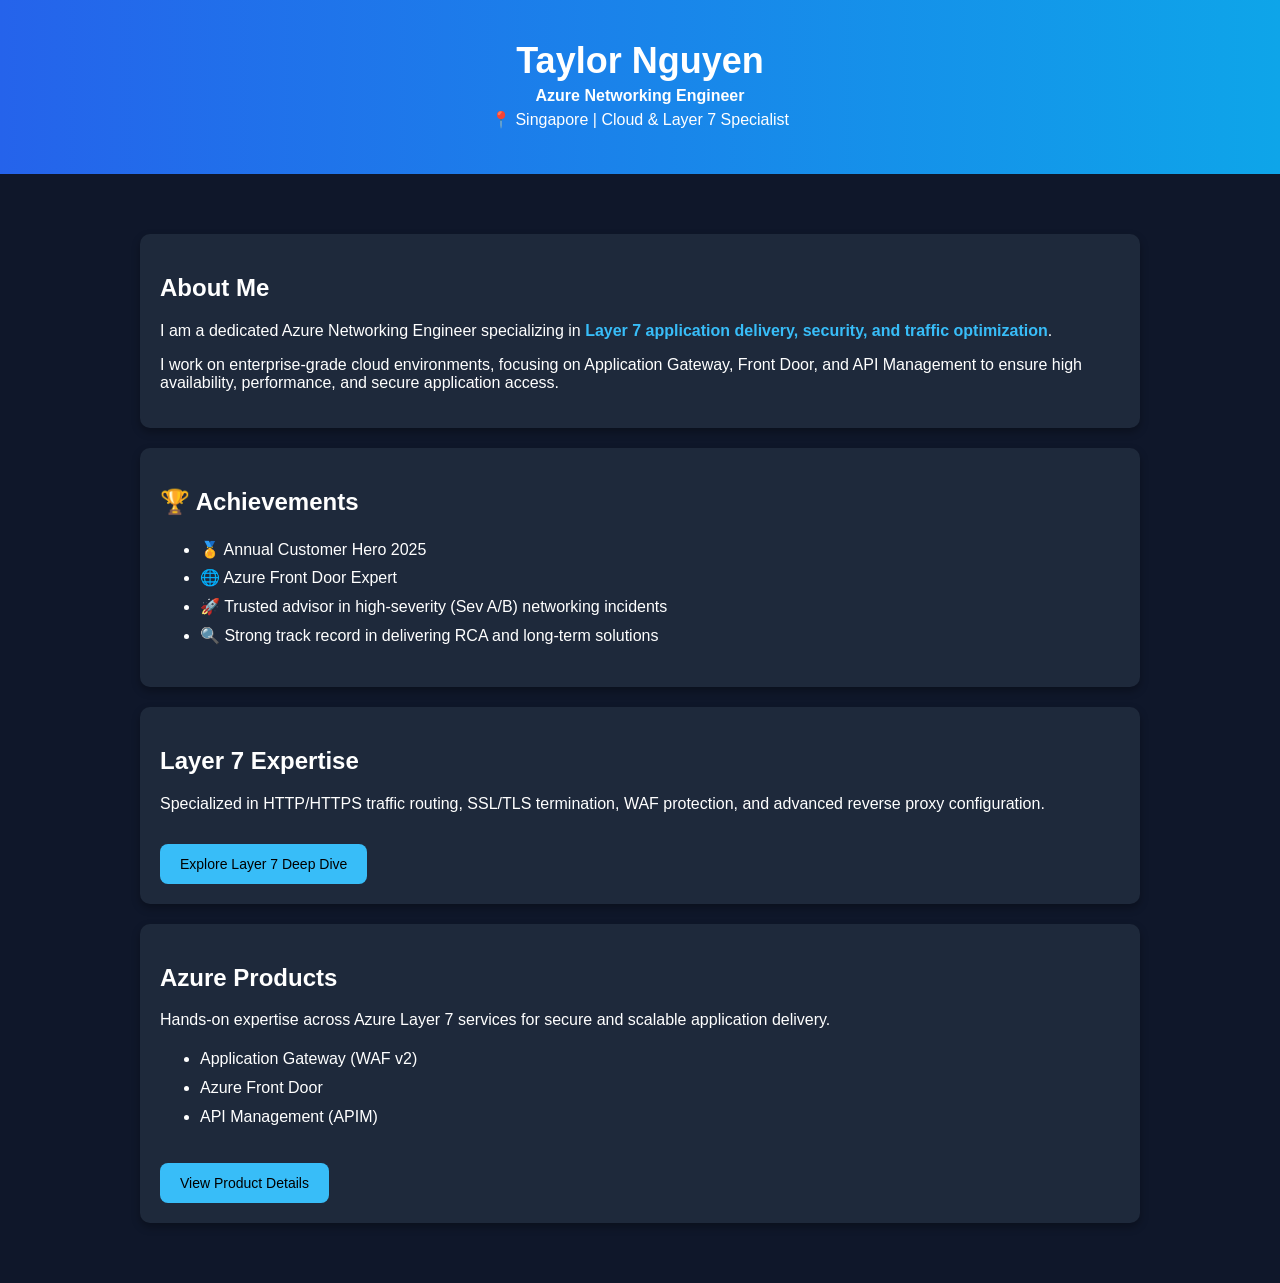
<file: path1/index.html>
<!DOCTYPE html>
<html lang="en">
<head>
<meta charset="UTF-8">
<meta name="viewport" content="width=device-width, initial-scale=1.0">
<title>Taylor Nguyen | Azure Networking Engineer</title>

<style>
    body {
        font-family: Arial;
        margin: 0;
        background: #0f172a;
        color: white;
    }

    header {
        background: linear-gradient(90deg, #2563eb, #0ea5e9);
        padding: 40px;
        text-align: center;
    }

    header h1 {
        margin: 0;
        font-size: 36px;
    }

    header p {
        margin: 5px 0;
    }

    section {
        padding: 40px;
        max-width: 1000px;
        margin: auto;
    }

    .card {
        background: #1e293b;
        padding: 20px;
        margin: 20px 0;
        border-radius: 10px;
        box-shadow: 0 4px 8px rgba(0,0,0,0.3);
    }

    button {
        background: #38bdf8;
        border: none;
        padding: 12px 20px;
        margin-top: 15px;
        color: black;
        font-size: 14px;
        border-radius: 8px;
        cursor: pointer;
        transition: 0.3s;
    }

    button:hover {
        background: #0ea5e9;
        color: white;
    }

    .highlight {
        color: #38bdf8;
        font-weight: bold;
    }

    ul {
        line-height: 1.8;
    }
</style>
</head>

<body>

<header>
    <h1>Taylor Nguyen</h1>
    <p><strong>Azure Networking Engineer</strong></p>
    <p>📍 Singapore | Cloud & Layer 7 Specialist</p>
</header>

<section>

    <div class="card">
        <h2>About Me</h2>
        <p>
            I am a dedicated Azure Networking Engineer specializing in 
            <span class="highlight">Layer 7 application delivery, security, and traffic optimization</span>.
        </p>

        <p>
            I work on enterprise-grade cloud environments, focusing on Application Gateway,
            Front Door, and API Management to ensure high availability, performance,
            and secure application access.
        </p>
    </div>

    <div class="card">
        <h2>🏆 Achievements</h2>
        <ul>
            <li>🏅 Annual Customer Hero 2025</li>
            <li>🌐 Azure Front Door Expert</li>
            <li>🚀 Trusted advisor in high-severity (Sev A/B) networking incidents</li>
            <li>🔍 Strong track record in delivering RCA and long-term solutions</li>
        </ul>
    </div>

    <div class="card">
        <h2>Layer 7 Expertise</h2>
        <p>
            Specialized in HTTP/HTTPS traffic routing, SSL/TLS termination,
            WAF protection, and advanced reverse proxy configuration.
        </p>

        <button onclick="goToLayer7()">Explore Layer 7 Deep Dive</button>
    </div>

    <div class="card">
        <h2>Azure Products</h2>
        <p>
            Hands-on expertise across Azure Layer 7 services for secure
            and scalable application delivery.
        </p>

        <ul>
            <li>Application Gateway (WAF v2)</li>
            <li>Azure Front Door</li>
            <li>API Management (APIM)</li>
        </ul>

        <button onclick="goToLayer7()">View Product Details</button>
    </div>

</section>

<script>
function goToLayer7() {
    window.location.href = "layer7.html";
}
</script>

</body>
</html>
</file>
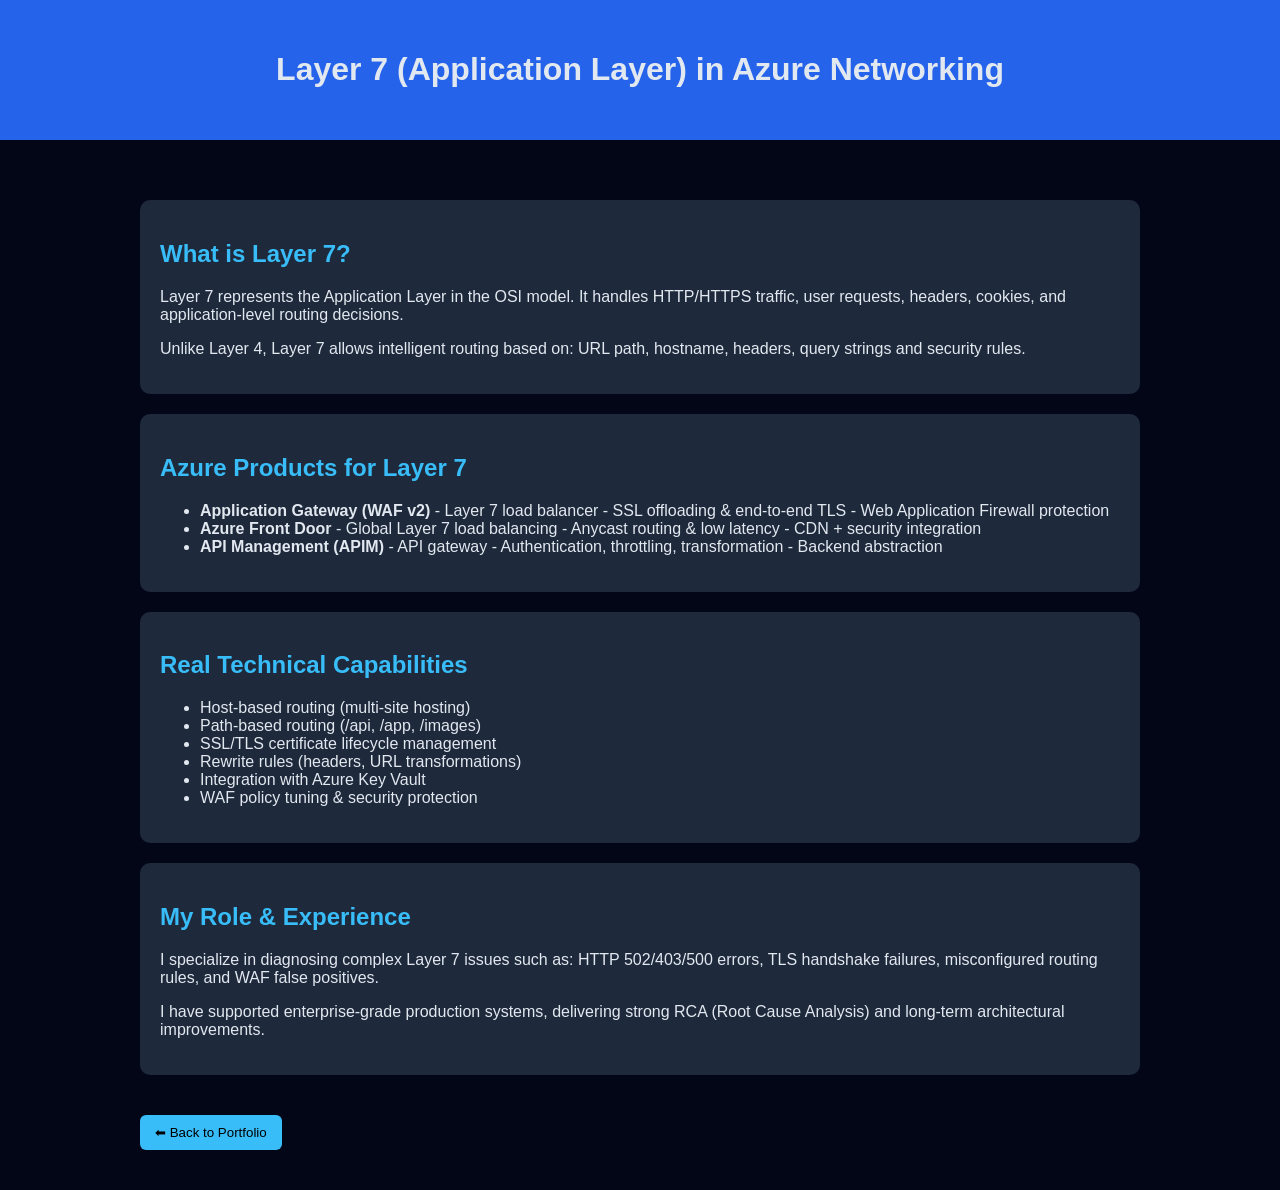
<file: path1/layer7.html>
<!DOCTYPE html>
<html lang="en">
<head>
<meta charset="UTF-8">
<meta name="viewport" content="width=device-width, initial-scale=1.0">
<title>Layer 7 Deep Dive</title>

<style>
    body {
        font-family: Arial;
        background: #020617;
        color: #e2e8f0;
        margin: 0;
    }

    header {
        background: #2563eb;
        padding: 30px;
        text-align: center;
    }

    section {
        padding: 40px;
        max-width: 1000px;
        margin: auto;
    }

    .card {
        background: #1e293b;
        padding: 20px;
        margin: 20px 0;
        border-radius: 10px;
    }

    h2 {
        color: #38bdf8;
    }

    button {
        background: #38bdf8;
        border: none;
        padding: 10px 15px;
        border-radius: 6px;
        cursor: pointer;
        margin-top: 20px;
    }
</style>
</head>

<body>

<header>
    <h1>Layer 7 (Application Layer) in Azure Networking</h1>
</header>

<section>

<div class="card">
    <h2>What is Layer 7?</h2>
    <p>
        Layer 7 represents the Application Layer in the OSI model.
        It handles HTTP/HTTPS traffic, user requests, headers, cookies,
        and application-level routing decisions.
    </p>

    <p>
        Unlike Layer 4, Layer 7 allows intelligent routing based on:
        URL path, hostname, headers, query strings and security rules.
    </p>
</div>

<div class="card">
    <h2>Azure Products for Layer 7</h2>

    <ul>
        <li><strong>Application Gateway (WAF v2)</strong>  
            - Layer 7 load balancer  
            - SSL offloading & end-to-end TLS  
            - Web Application Firewall protection
        </li>

        <li><strong>Azure Front Door</strong>  
            - Global Layer 7 load balancing  
            - Anycast routing & low latency  
            - CDN + security integration
        </li>

        <li><strong>API Management (APIM)</strong>  
            - API gateway  
            - Authentication, throttling, transformation  
            - Backend abstraction
        </li>
    </ul>
</div>

<div class="card">
    <h2>Real Technical Capabilities</h2>
    <ul>
        <li>Host-based routing (multi-site hosting)</li>
        <li>Path-based routing (/api, /app, /images)</li>
        <li>SSL/TLS certificate lifecycle management</li>
        <li>Rewrite rules (headers, URL transformations)</li>
        <li>Integration with Azure Key Vault</li>
        <li>WAF policy tuning & security protection</li>
    </ul>
</div>

<div class="card">
    <h2>My Role & Experience</h2>
    <p>
        I specialize in diagnosing complex Layer 7 issues such as:
        HTTP 502/403/500 errors, TLS handshake failures,
        misconfigured routing rules, and WAF false positives.
    </p>

    <p>
        I have supported enterprise-grade production systems,
        delivering strong RCA (Root Cause Analysis) and
        long-term architectural improvements.
    </p>
</div>

<button onclick="goBack()">⬅ Back to Portfolio</button>

</section>

<script>
function goBack() {
    window.location.href = "index.html";
}
</script>

</body>
</html>
</file>
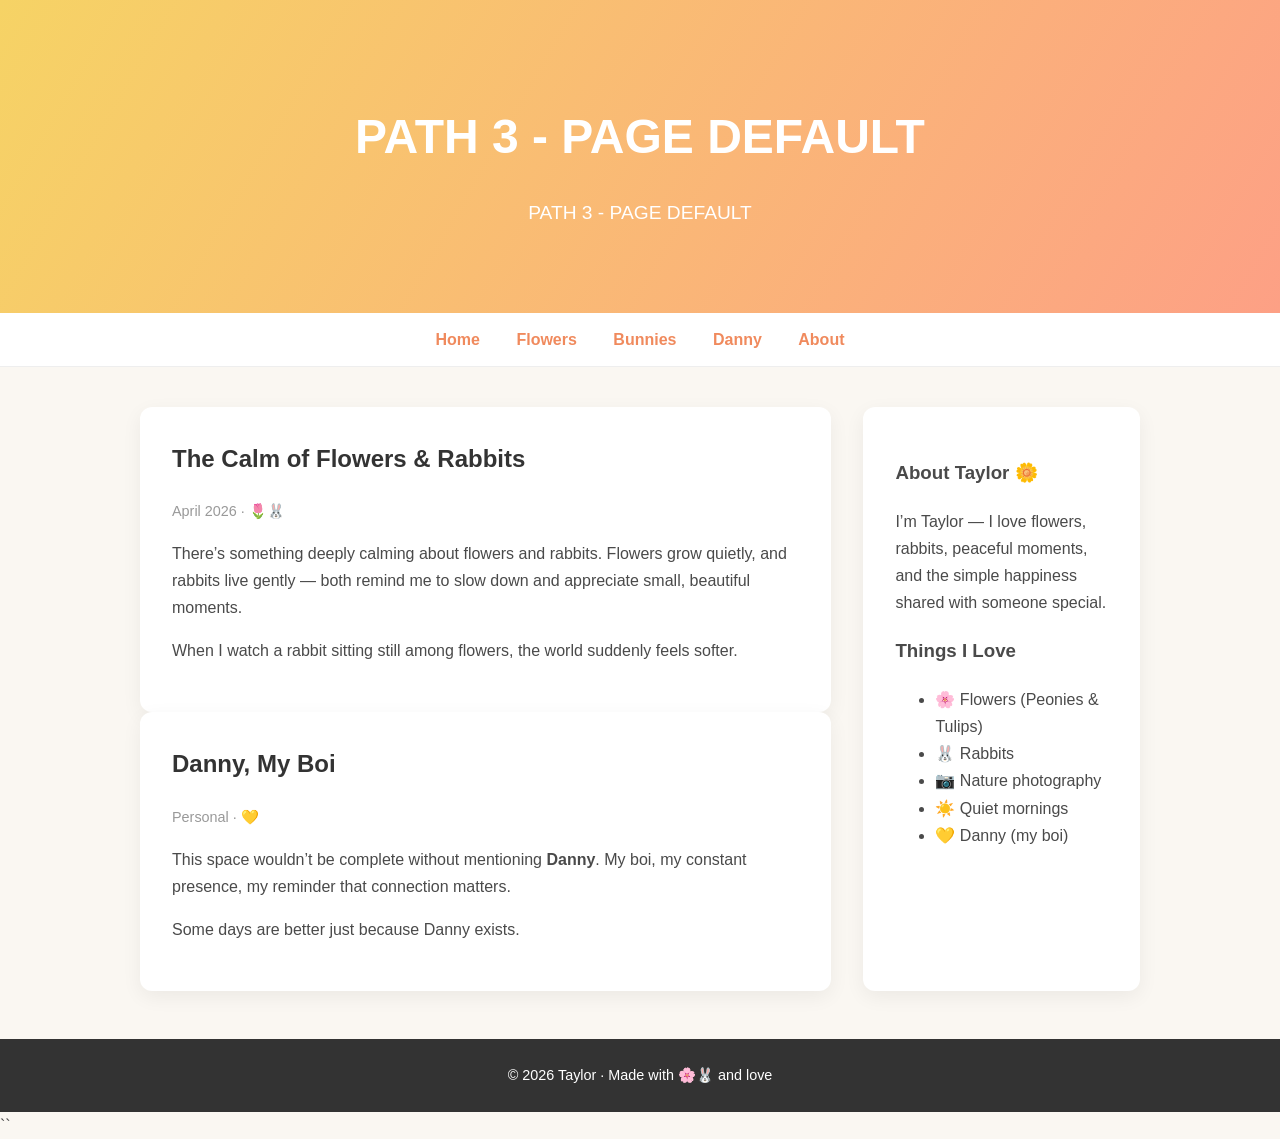
<file: path3/default.html>
<!DOCTYPE html>
<html lang="en">
<head>
    <meta charset="UTF-8" />
    <meta name="viewport" content="width=device-width, initial-scale=1.0" />
    <title>Taylor’s Flower & Bunny Journal</title>
 
    <style>
        body {
            margin: 0;
            font-family: "Segoe UI", sans-serif;
            background-color: #faf7f2;
            color: #4a4a4a;
            line-height: 1.7;
        }
 
        header {
            background: linear-gradient(120deg, #f6d365, #fda085);
            color: white;
            text-align: center;
            padding: 4rem 1rem;
        }
 
        header h1 {
            font-size: 3rem;
            margin-bottom: 0.5rem;
        }
 
        header p {
            font-size: 1.2rem;
        }
 
        nav {
            background: white;
            padding: 0.8rem;
            text-align: center;
            border-bottom: 1px solid #eee;
        }
 
        nav a {
            margin: 0 1rem;
            text-decoration: none;
            color: #f08a5d;
            font-weight: 600;
        }
 
        main {
            max-width: 1000px;
            margin: 2.5rem auto;
            padding: 0 1rem;
            display: grid;
            grid-template-columns: 2.5fr 1fr;
            gap: 2rem;
        }
 
        article, aside {
            background: white;
            padding: 2rem;
            border-radius: 12px;
            box-shadow: 0 6px 20px rgba(0,0,0,0.06);
        }
 
        article h2 {
            margin-top: 0;
            color: #333;
        }
 
        .meta {
            font-size: 0.9rem;
            color: #999;
            margin-bottom: 1rem;
        }
 
        footer {
            margin-top: 3rem;
            background: #333;
            color: white;
            text-align: center;
            padding: 1.5rem;
            font-size: 0.9rem;
        }
 
        @media (max-width: 900px) {
            main {
                grid-template-columns: 1fr;
            }
        }
    </style>
</head>
<body>
 
<header>
    <h1>PATH 3 - PAGE DEFAULT</h1>
    <p>PATH 3 - PAGE DEFAULT</p>
</header>
 
<nav>
    <a href="#">Home</a>
    <a href="#">Flowers</a>
    <a href="#">Bunnies</a>
    <a href="#">Danny</a>
    <a href="#">About</a>
</nav>
 
<main>
    <!-- Blog Posts -->
    <section>
        <article>
            <h2>The Calm of Flowers & Rabbits</h2>
            <div class="meta">April 2026 · 🌷🐰</div>
            <p>
                There’s something deeply calming about flowers and rabbits.
                Flowers grow quietly, and rabbits live gently — both remind
                me to slow down and appreciate small, beautiful moments.
            </p>
            <p>
                When I watch a rabbit sitting still among flowers,
                the world suddenly feels softer.
            </p>
        </article>
 
        <article>
            <h2>Danny, My Boi</h2>
            <div class="meta">Personal · 💛</div>
            <p>
                This space wouldn’t be complete without mentioning <strong>Danny</strong>.
                My boi, my constant presence, my reminder that connection matters.
            </p>
            <p>
                Some days are better just because Danny exists.
            </p>
        </article>
    </section>
 
    <!-- Sidebar -->
    <aside>
        <h3>About Taylor 🌼</h3>
        <p>
            I’m Taylor — I love flowers, rabbits, peaceful moments, and
            the simple happiness shared with someone special.
        </p>
 
        <h3>Things I Love</h3>
        <ul>
            <li>🌸 Flowers (Peonies & Tulips)</li>
            <li>🐰 Rabbits</li>
            <li>📷 Nature photography</li>
            <li>☀️ Quiet mornings</li>
            <li>💛 Danny (my boi)</li>
        </ul>
    </aside>
</main>
 
<footer>
    © 2026 Taylor · Made with 🌸🐰 and love
</footer>
 
</body>
</html>
``
</file>
